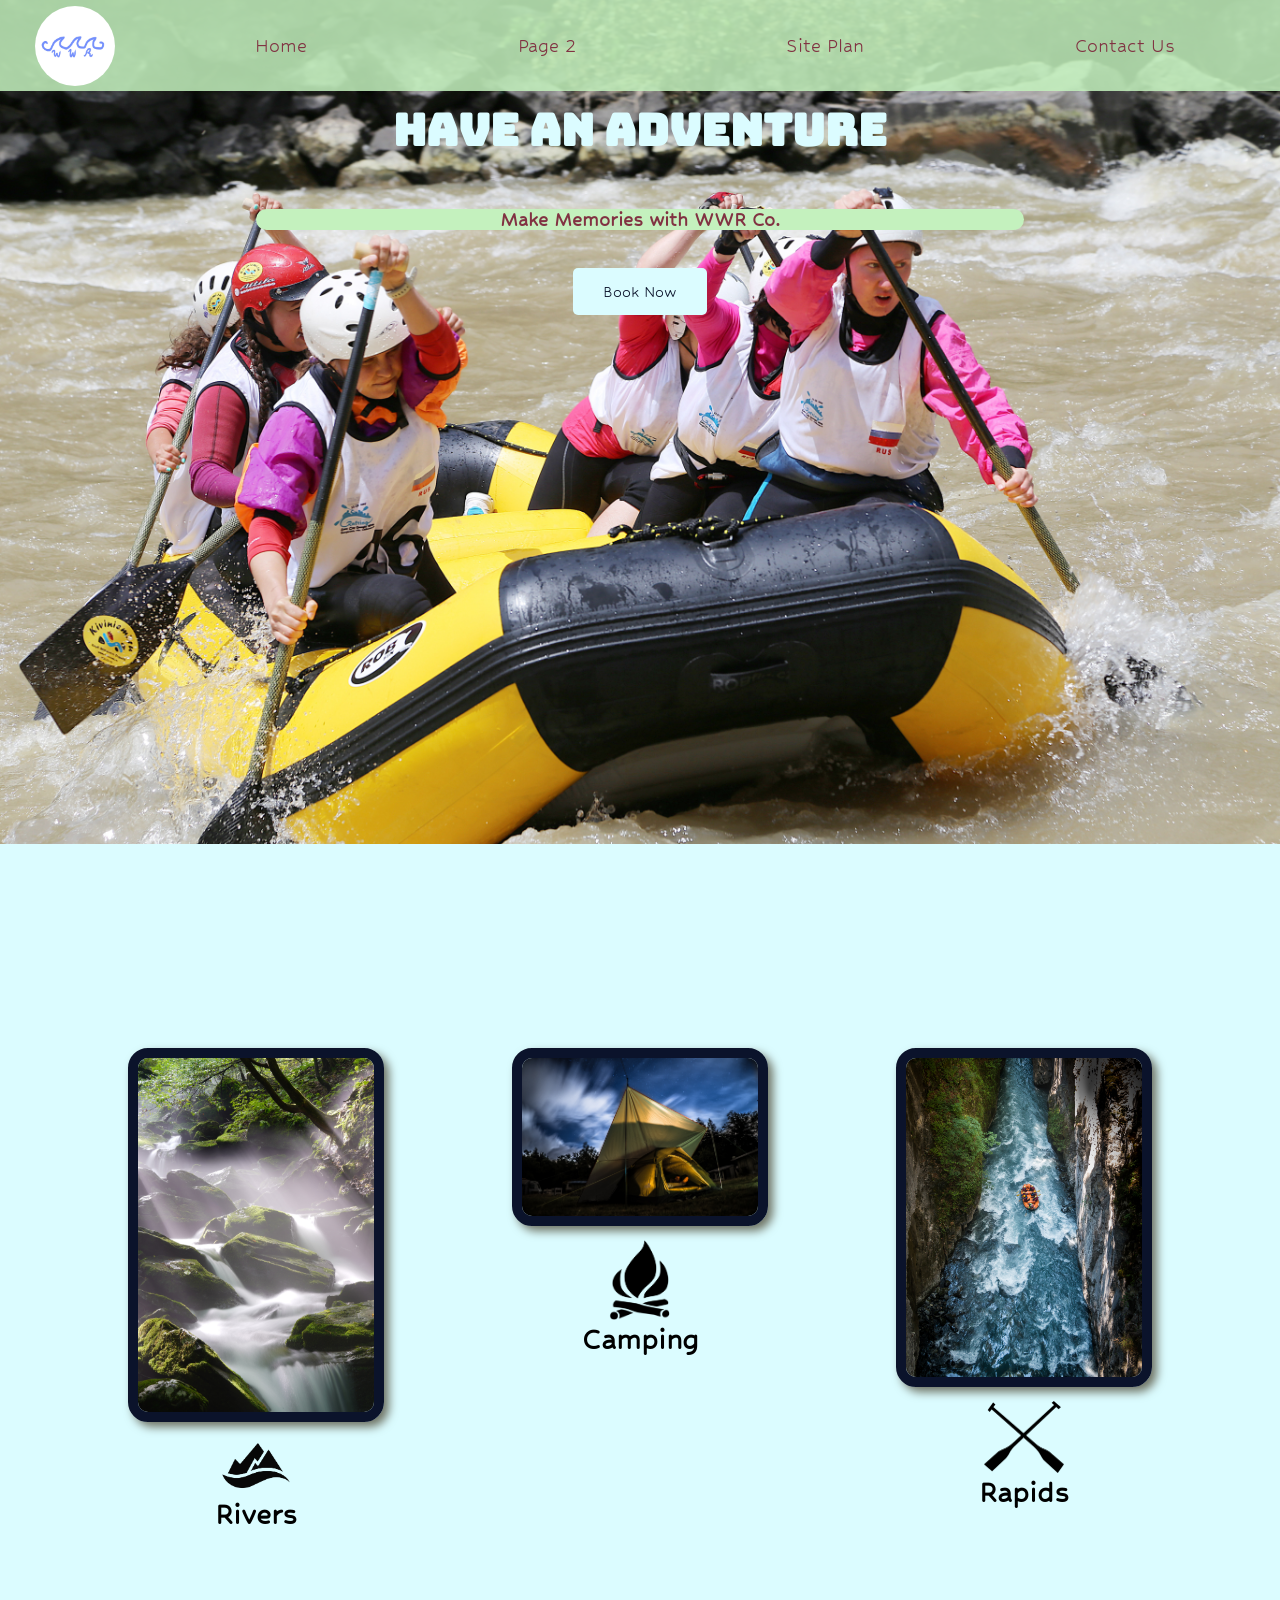
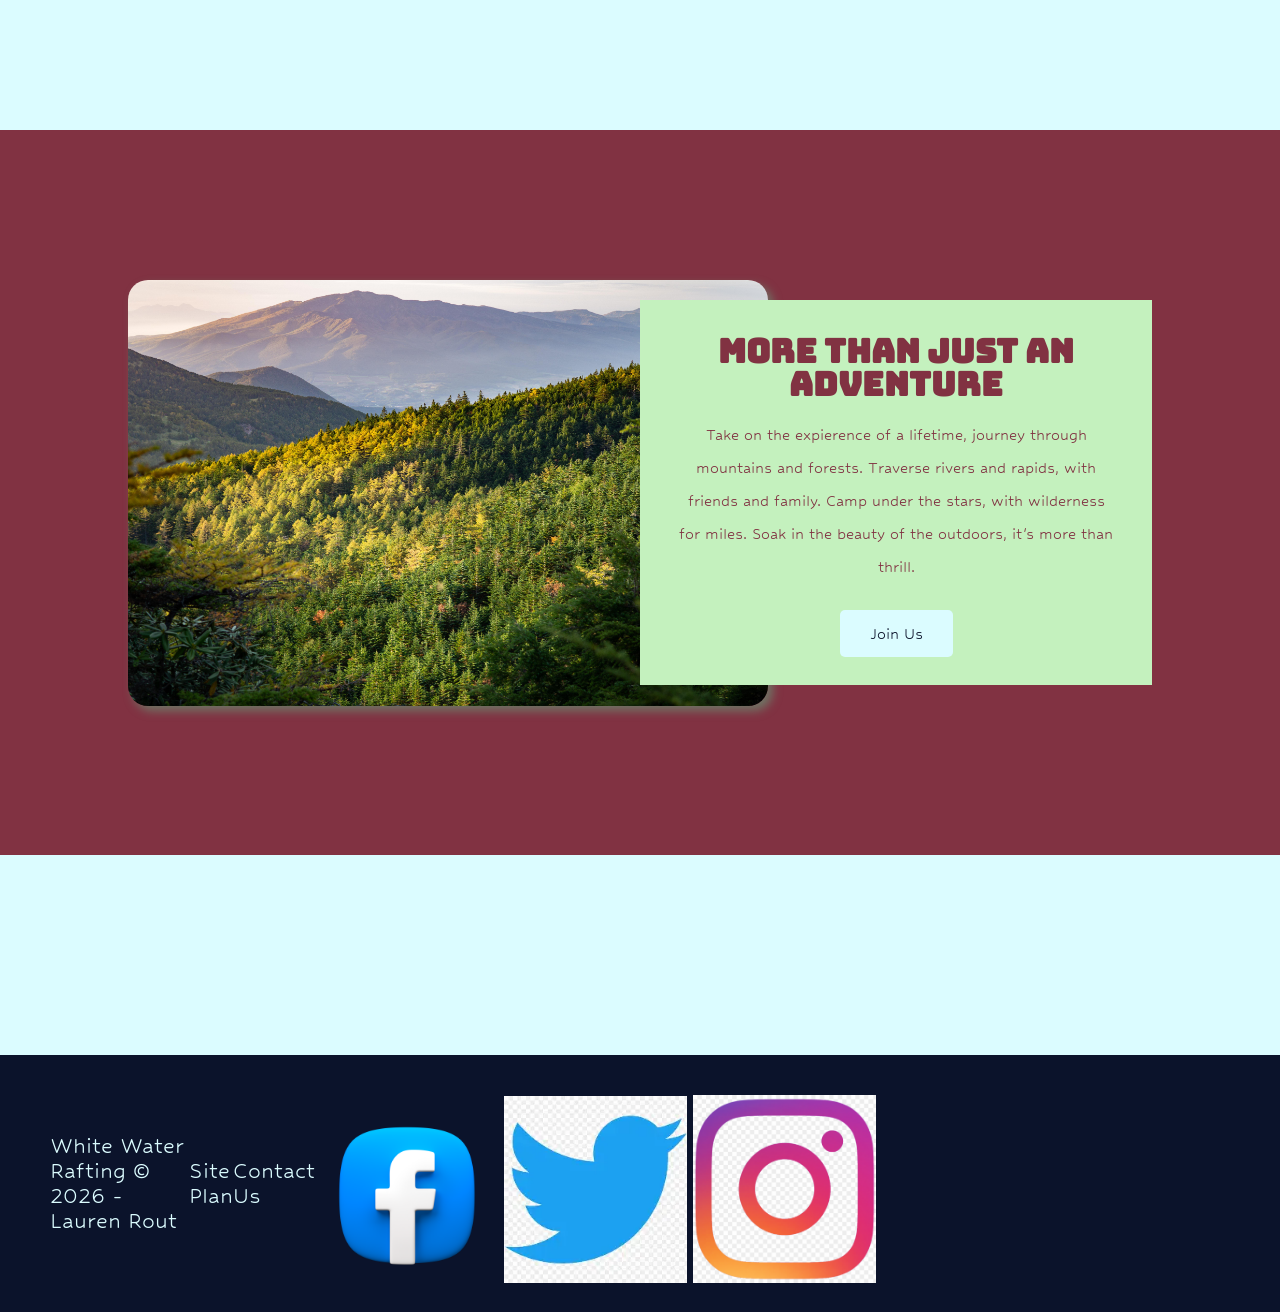
<file: index.html>
<!DOCTYPE html>
<html lang="en">
<head>
    <meta charset="UTF-8">
    <meta name="viewport" content="width=device-width, initial-scale=1.0">
    <title>White Water Rafting Co. | Home</title>
    <link rel="stylesheet" href="styles/style.css">
</head>
<body>
    <div id="content">
        <header>
            
            <a id="logo_link" href="index.html">
                
                <img class="logo" src="images/wwr-logo.jpg" alt="Wave WWR Logo">
            </a>
            <nav>
                <a href="index.html">Home</a>
                <a href="#" target="_blank">Page 2</a>
                <a href="site-plan-rafting.html">Site Plan</a>
                <a href="contactus.html" target="_blank">Contact Us</a>
            </nav>
            
        </header>
        <div id="hero">
            <div id="hero-box">
                <img id="hero-img" src="images/hero.jpg" alt="People enjoying white water rafting">
            </div>
            <section id="hero-msg">
                <h1 class="home-title">Have an Adventure</h1>
                <h4>Make Memories with WWR Co.</h4>
                <div class='button-box'>
                        <a class='book' href="contactus.html">Book Now</a>
                </div>
            </section>
        </div>
        <main class="home-grid">
            <section class="rivers-card">
                <img class="card-img" src="images/river-img.jpg" alt="river in forest">
                <img class="icon" src="images/river-icon.png" alt="river icon">
                <h2>Rivers</h2>
            </section>
            <section class="camping-card">
                <img class="card-img" src="images/camping.jpg" alt="tent in forest">
                <img class="icon" src="images/fire-icon.png" alt="fire icon">
                <h2>Camping</h2>
            </section>
            <section class="rapids-card">
                <img class="card-img" src="images/rapids.jpg" alt="rafting boat">
                <img class="icon" src="images/oars-icon.png" alt="oars icon">
                <h2>Rapids</h2>
            </section>
            <div id="background"></div>
            <img class="mountains" src="images/mountains.jpg" alt="Misty mountains">
            <section class="msg">
                <h2>More Than Just an Adventure</h2>
                <p>Take on the expierence of a lifetime, journey through mountains and forests. Traverse rivers and rapids, with friends and family. Camp under the stars, with wilderness for miles. Soak in the beauty of the outdoors, it's more than thrill.</p>
                <a class="join" href="rivers.html">Join Us</a>
            </section>
        </main>
        <footer>
            <p>White Water Rafting &copy; 2026 - Lauren Rout</p>
            <p><a href="site-plan-rafting.html">Site Plan</a></p>
            <p><a href="contactus.html">Contact Us</a></p>
            <div class="social">
            <a href="https://facebook.com" target="_blank">
                <img src="images/fb-icon.jpg" alt="fb icon">
            </a>
            <a href="https://twitter.com" target="_blank">
                <img src="images/twitter-icon.jpg" alt="twitter icon">
            </a>
            <a href="https://instagram.com" target="_blank">
                <img src="images/insta-icon.jpg" alt="instagram icon">
            </a>
        </div>
        </footer>
    </div>
</body>
</html>
</file>
<file: styles/style.css>
@import url('https://fonts.googleapis.com/css2?family=Bungee&family=Hubballi&display=swap');

body {
    background-color: #DBFCFF;
    font-family: Hubballi, Helvetica, sans-serif;
    font-size: 22px;
    margin: 0;
    padding: 0;
}
#content {
    max-width: 1600px;
    margin: 0 auto;
}
nav a {
    text-align: center;
    color:#813242;
    text-decoration: none;
    padding: 35px;
}
nav a:hover {
    background-color: #DBFCFF;
    color:#0B132B;
    text-decoration: underline;
}
#hero-msg h1, #hero-msg h4 {
    text-align: center;
    color: #DBFCFF;
}
#hero-msg h4{
    color:#813242;
    background-color: #C4F1BE;
    border-radius: 80px;
    margin: 50px 20%;
    
}
#hero-msg {
    grid-column: span 3/4;
    grid-row: span 1/2;
    z-index: 1;
    margin-top: 100px;
}
#hero {
    display: grid;
    grid-template-columns: 1fr 3fr 1fr;
    margin-top: -100px;
}
.button-box {
    text-align: center;
}
main section {
    text-align: center;
}
main section img {
    box-sizing: border-box;
}
#background {
    height: 725px;
    background-color: #813242;
    grid-column: 1/11;
    grid-row: 4/9;
}
body {
    background-color: #DBFCFF;
}
header {
    background-color: rgb(196,241,190,0.85);
    display: grid;
    grid-template-columns: 150px auto;
}
.book, .join {
    background-color: #DBFCFF;
    color:#0B132B;
    text-decoration: none;
    font-size: 18px;
    padding: 15px 30px;
    margin-top: 50px;
    border-radius: 5px;
}
.book:hover, .join:hover {
    background-color: #C4F1BE;
    color:#813242;
    text-decoration: underline;
}
.msg {
    background-color: #C4F1BE;
    line-height: 1.5em;
    padding: 35px;
    grid-column: 6/10;
    grid-row: 6/7;
}
.msg h2 {
    color:#813242;
    font-family: "Bungee", sans-serif;
}
.msg p {
    color:#813242;
    font-size: .8em;
    padding-bottom: 15px;
}
footer {
    background-color: #0B132B;
    padding: 25px 50px;
    margin-top:200px;
    display: flex;
    justify-content: space-around;
    align-items: center;
}
footer a {
    color:#DBFCFF;
    text-decoration: none;
}
footer a:hover {
    color:#C4F1BE;
}
footer p {
    font-size: 1.2em;
    color:#DBFCFF;
}
footer p a:hover {
    text-decoration: underline;
}
footer .social img {
    padding-top: 15px;
    width:20%;
    height:20%;
}
.home-title {
    color:#813242;
    font-family: "Bungee", sans-serif;
    font-size: 2em;
    margin-top: 10px;
}
h4 {
    color:#813242;
}
.logo {
    width: 80px;
    /*extra stuff*/
    border-radius: 50%;
}
#logo_link {
    padding-top: 5px;
    justify-self: center;
    align-self: center;
}
.icon {
    width: 80px;
    padding-top: 10px;
}
#hero-img {
    width: 100%;
}
#hero-box {
    grid-column: 1/4;
    grid-row: 1/3;
    z-index: -1;
}
h2 {
    margin:0;
}
.rivers-card, .camping-card, .rapids-card {
    margin: 200px 0;
}
.card-img {
    border: 10px solid #0B132B;
    border-radius: 20px;
    transition: transform .5s;
    box-shadow: 5px 5px 10px #6f7364;
}
.card-img:hover {
    opacity: .6;
    transform: scale(1.1);
}
nav {
    display: flex;
    justify-content: space-around;
}
.home-grid {
    display: grid;
    grid-template-columns: repeat(10, 1fr);
}
.card-img, .mountains {
    width: 100%;
}
.rivers-card{
    grid-column: 2/4;
    grid-row: 2/3;
}
.camping-card {
    grid-column: 5/7;
    grid-row: 2/3;
}
.rapids-card {
    grid-column: 8/10;
    grid-row: 2/3;
}
.mountains{
    grid-column: 2/7;
    grid-row: 5/8;
    border-radius: 20px;
    box-shadow: 5px 5px 10px #6f7364;
}

@media screen and (max-width: 900px) {
    #hero, .home-grid {
        display: block;
        height: auto;
    }
    nav, footer {
        flex-direction: column;
    }
    nav a {
        display: block;
        padding: 15px;
    }
    #hero {
        margin-top: 0;
    }
    #hero-msg {
        margin-top: 0;
    }
    #hero-msg h4 {
        display: none;
    }
    #hero-msg h1 {
        color: #6f7364;
    }
    .home-title {
        font-size: 25px;
    }
    .rivers-card, .camping-card, .rapids-card { 
        margin: 50px auto;
        width: 60%;
    }
    #background {
        display: none;
    }
    .mountains, .msg {
        width: 80%;
        display: block;
        margin: 0 auto;
    }
    footer {
        margin-top: 25px;
    }
}
</file>
